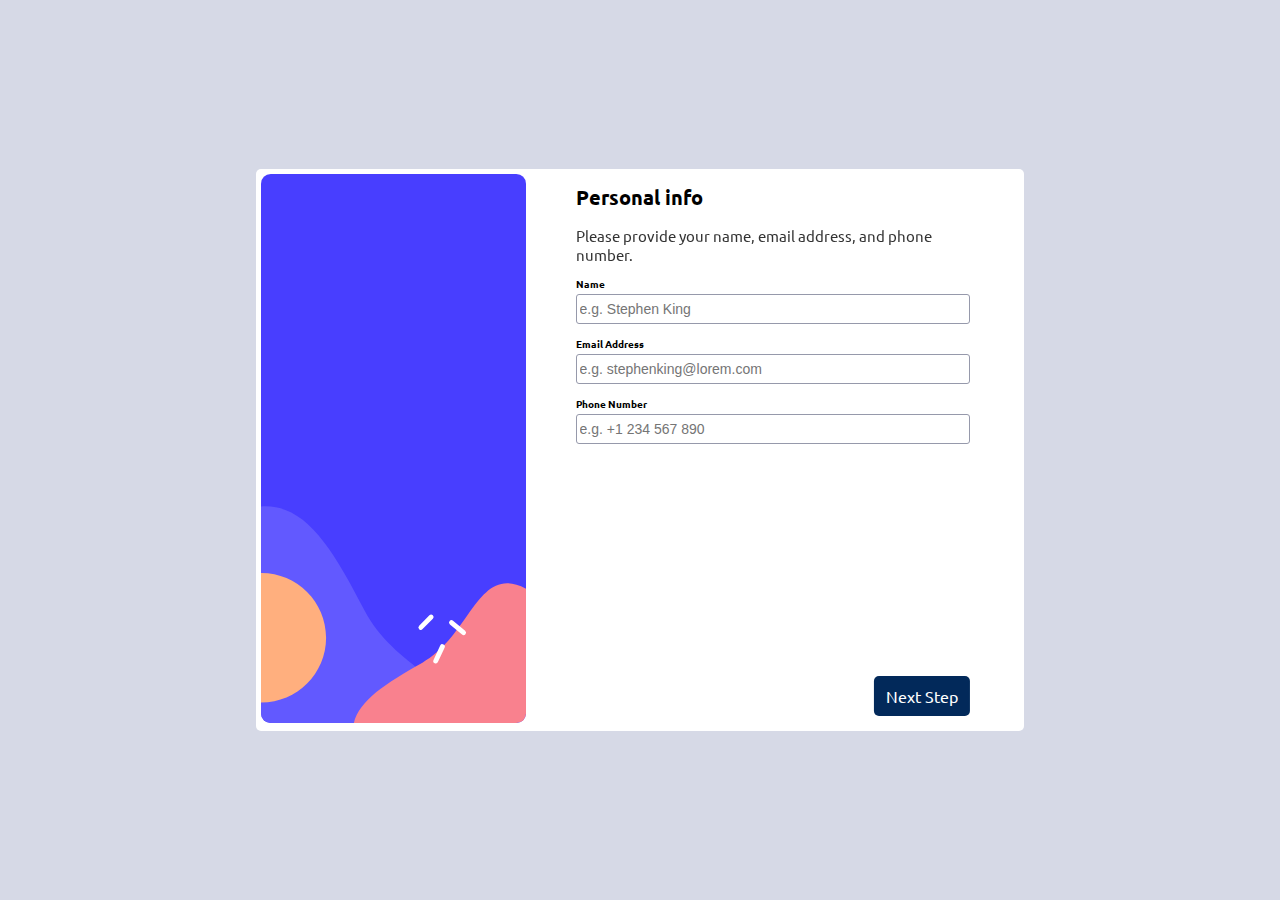
<file: index.html>
<!DOCTYPE html>
<html lang="en">
<head>
  <meta charset="UTF-8">
  <meta name="viewport" content="width=device-width, initial-scale=1.0">

  <link rel="icon" type="image/png" sizes="32x32" href="./assets/images/favicon-32x32.png">
  <!--Custom style-->
  <link rel="stylesheet" href="./style/main.css">
  <link rel="stylesheet" href="./style/media.css">
  <!--Ubuntu Font styles-->
  <link rel="preconnect" href="https://fonts.googleapis.com">
  <link rel="preconnect" href="https://fonts.gstatic.com" crossorigin>
  <link href="https://fonts.googleapis.com/css2?family=Ubuntu&display=swap" rel="stylesheet">

  
  <title>Multi-step form</title>

  
</head>
<body>

  <!--Mobile First-->
  <div class="large-screens">

  
  <div class="side">
    <img src="" alt="side bar image" id="sidebar">
  </div>
  <div class="side-second">
    <div class="main">
      <div class="counter">
        <a href="/index.html">1</a>
        <a href="/plan.html">2</a>
        <a href="#">3</a>
        <a href="#">4</a>
      </div>
      <div class="form">
        <p class="title">Personal info</p>
        <p class="description">Please provide your name, email address, and phone number.</p>
        <form action="">
          <label for="name">Name</label>
          <input type="text" name="name" id="name" placeholder="e.g. Stephen King">
          <label for="email">Email Address</label>
          <input type="email" placeholder="e.g. stephenking@lorem.com">
          <label for="phone-number">Phone Number</label>
          <input type="number" placeholder="e.g. +1 234 567 890">
        </form>
      </div>
    </div>
    <div class="footer-desktop">
      <a href="/plan.html">Next Step</a>
    </div>
  </div>
  
  </div>
  

  <div class="footer-mobile">
    <a href="/plan.html">Next Step</a>
  </div>




  <!--Custom script-->
  <script src="./scripts/script.js"></script>
</body>
</html>
</file>
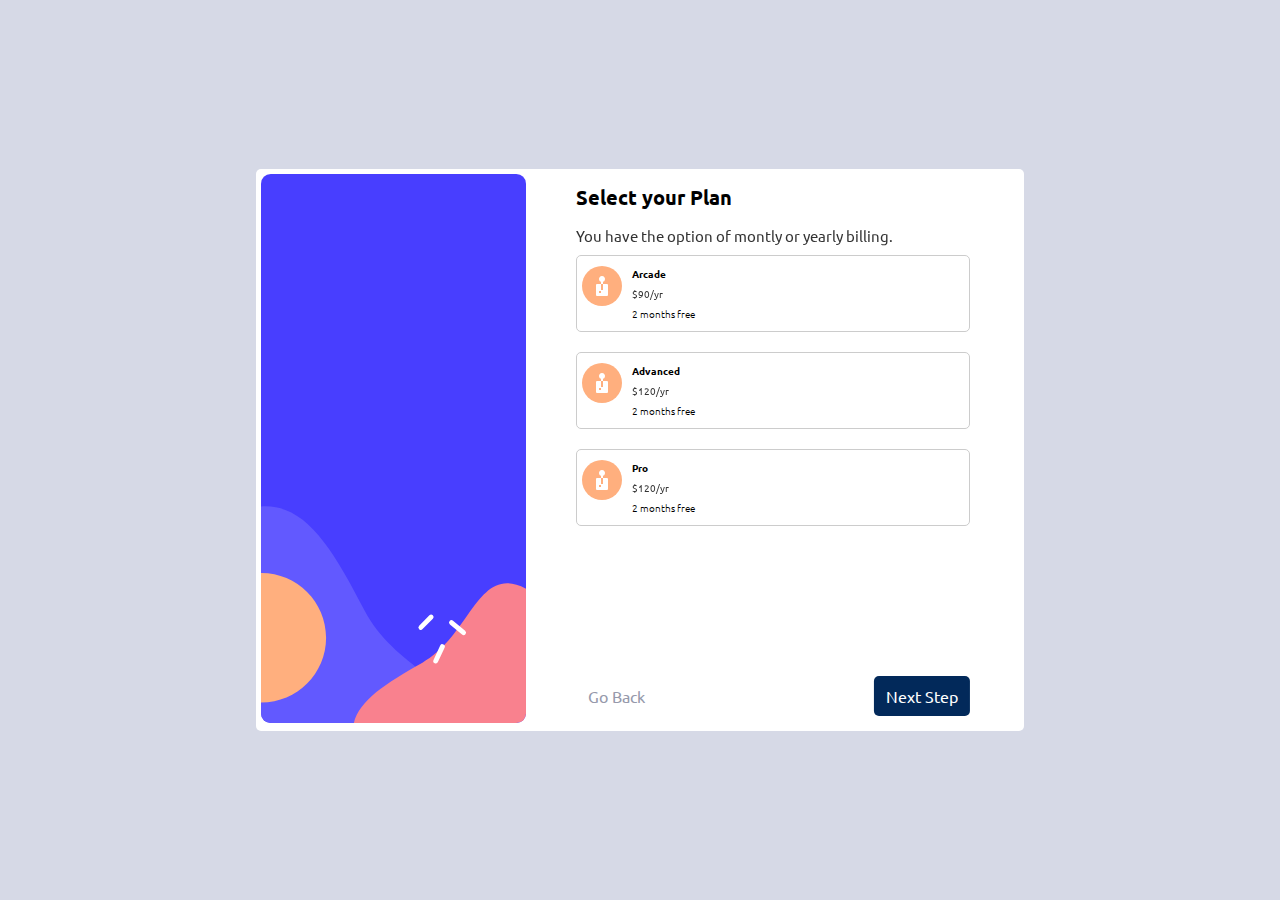
<file: plan.html>
<!DOCTYPE html>
<html lang="en">
<head>
  <meta charset="UTF-8">
  <meta name="viewport" content="width=device-width, initial-scale=1.0">

  <link rel="icon" type="image/png" sizes="32x32" href="./assets/images/favicon-32x32.png">
  <!--Custom style-->
  <link rel="stylesheet" href="./style/main.css">
  <link rel="stylesheet" href="./style/plan.css">
  <link rel="stylesheet" href="./style/media.css">
  <!--Ubuntu Font styles-->
  <link rel="preconnect" href="https://fonts.googleapis.com">
  <link rel="preconnect" href="https://fonts.gstatic.com" crossorigin>
  <link href="https://fonts.googleapis.com/css2?family=Ubuntu&display=swap" rel="stylesheet">

  
  <title>Multi-step form</title>

  
</head>
<body>

<!--Mobile First-->
<div class="large-screens">

  
  <div class="side">
    <img src="" alt="side bar image" id="sidebar">
  </div>
  <div class="side-second">
    <div class="main">
      <div class="counter">
        <a href="/index.html">1</a>
        <a href="/plan.html">2</a>
        <a href="#">3</a>
        <a href="#">4</a>
      </div>
      <div class="form">
        <p class="title">Select your Plan</p>
        <p class="description">You have the option of montly or yearly billing.</p>
        <div class="plan">
          <div>
              <div class="plan-img">
                  <img src="/assets/images/icon-arcade.svg" alt="arcade">
              </div>
              <div class="plan-info">
                  <p class="plan-title">Arcade</p>
                  <p class="plan-pricing">$90/yr</p>
                  <p class="plan-offer">2 months free</p>
              </div>
          </div>
  
          <div>
              <div class="plan-img">
                  <img src="/assets/images/icon-arcade.svg" alt="arcade">
              </div>
              <div class="plan-info">
                  <p class="plan-title">Advanced</p>
                  <p class="plan-pricing">$120/yr</p>
                  <p class="plan-offer">2 months free</p>
              </div>
          </div>
  
          <div>
              <div class="plan-img">
                  <img src="/assets/images/icon-arcade.svg" alt="arcade">
              </div>
              <div class="plan-info">
                  <p class="plan-title">Pro</p>
                  <p class="plan-pricing">$120/yr</p>
                  <p class="plan-offer">2 months free</p>
              </div>
          </div>
        </div>
      </div>
    </div>
    <div class="footer-desktop others">
      <a href="/index.html" class="back">Go Back</a>
      <a href="/plan.html">Next Step</a>
    </div>
  </div>
  
  </div>
  

  <div class="footer-mobile others">
    <a href="/index.html" class="back">Go Back</a>
    <a href="/plan.html">Next Step</a>
  </div>


  <!--Custom script-->
  <script src="./scripts/script.js"></script>
</body>
</html>
</file>
<file: style/main.css>
*{
    padding: 0;
    margin: 0;
    box-sizing: border-box;
}
body{
    background-color:hsl(229, 24%, 87%);
    font-family: 'Ubuntu', sans-serif;
    width: 100%;
    /*height: 100vh;*/
}
.side{
    width: 100%;
    height: 30vh;
    overflow: hidden;
}
/** Footer **/
.footer-mobile{
    position: fixed;
    bottom: 0;
    left: 0;
    width: 100%;
    padding: 15px 7px;
    display: flex;
    justify-content: flex-end;
    background-color: #fff;
}
.footer-mobile > a{
    text-decoration: none;
    padding: 10px 12px;
    color: #fff;
    border-radius: 5px;
    background-color: hsl(213, 96%, 18%);
    font-weight: 400;
}

/* Main section */
div.main{
    position: absolute;
    top: 0;
    left: 0;
    width: 100%;
    display: flex;
    justify-content: center;
    flex-direction: column;
}
/* counter section */
div.counter{
    width: 100%;
    text-align: center;
    margin: 30px 0;
    
}
div.counter > a{
    text-decoration: none;
    width: 10px;
    height: 10px;
    padding: 3px 6px;
    border-radius: 50%;
    border: 1px solid #fff;
    color: #fff;
    font-size: 14px;
}
div.counter > a:hover{
    background-color:hsl(206, 94%, 87%);
    color: #000;
}
div.counter > a:not(:first-child){
    margin-left: 5px;
}
div.form{
    width: 80%;
    background-color: #fff;
    border-radius: 5px;
    padding: 30px 20px;
    margin: auto;
}
/* form section */
form > label, form > input{
    display: block;
    width: 100%;
    
}
p.title{
    font-size: 20px;
    font-weight: 800;
    margin-bottom: 15px;
}
p.description{
    opacity: 80%;
    font-size: 15px;
}
form{
    margin: 20px auto;
}
form > input{
    padding: 6px 3px;
    border-radius: 3px;
    border: 1px solid hsl(231, 11%, 63%);
    font-size: 14px;
    
}
form > label{
    font-size: 10px;
    font-weight: 600;
    margin-top: 12px;
    margin-bottom: 3px;
}
/* style for sidebar image */
#sidebar{
    width: 100%;
    height: auto;
}

/* Hide footer desktop */
div.footer-desktop{
    display: none;
    width: 80%;
    margin: auto;
}
</file>
<file: style/media.css>
@media (min-width:800px){
    body{
        display: flex;
        justify-content: center;
        align-items: center;
        height: 100vh;
    }
    div.large-screens{
        display: flex;
        width: 60%;
        margin: auto;
        background-color: #fff;
        padding: 5px;
        border-radius: 5px;
        
    }
    div.footer-mobile{
        display: none;
    }
    div.side{
        width: 35%;
        height: auto !important;
        border-radius: 5px;
    }
    div.side-second{
        width: 65%;
        
        position: relative;
    }
    div.counter{
        display: none;
    }
    div.main{
        position: relative;
        width: 100%;
        height: fit-content;
        margin: 0 auto;
        padding: 10px 0;
        
    }
    div.form{
        padding: 0;
        margin: 0 auto;
    }
    form{
        margin: 0;
    }
    div.footer-desktop{
        display: block;
        margin: 10px 0;
        position: absolute;
        bottom: 0;
        left: 50%;
        transform: translateX(-50%);
        display: flex;
        justify-content: flex-end;   
    }
    div.footer-desktop > a{
        text-decoration: none;
        padding: 10px 12px;
        color: #fff;
        border-radius: 5px;
        background-color: hsl(213, 96%, 18%);
        font-weight: 400;
    }

}
</file>
<file: style/plan.css>
div.plan{
    display: flex;
    flex-direction: column;
}
div.plan > div{
    margin: 10px auto;
    display: flex;
    border: 1px solid #ccc;
    border-radius: 5px;
    width: 100%;
    padding: 10px 5px;
}

div.plan-img > img{
    width: 100%;
    margin: auto;
}
div.plan-info{
    margin-left: 10px;
}
p.plan-title{
    font-weight: 800;
    font-size: 10px;
}
p.plan-pricing{
    opacity: 80%;
    margin: 5px auto;
    font-size: 10px;
}
p.plan-offer{
    font-weight: 300;
    font-size: 10px;
}
/* Go Back */
div.others{
    justify-content: space-between !important;
}
a.back{
    background-color: transparent !important;
    color: hsl(231, 11%, 63%) !important;
}
</file>
